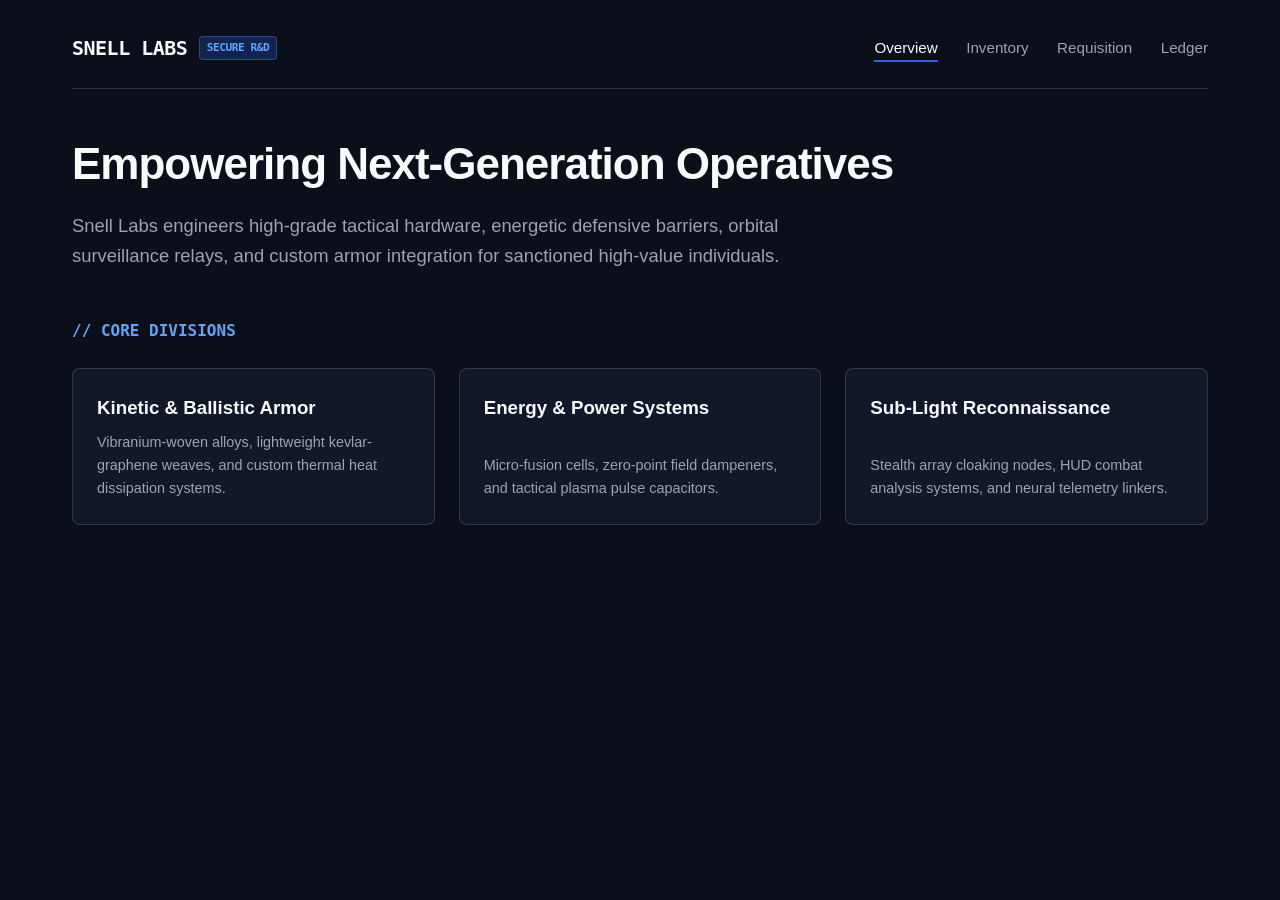
<file: index.html>
<!DOCTYPE html>
<html lang="en">
<head>
  <meta charset="UTF-8">
  <meta name="viewport" content="width=device-width, initial-scale=1.0">
  <title>SNELL LABS // Advanced Defense R&D</title>
  <link rel="stylesheet" href="/css/style.css">
</head>
<body>

  <header>
    <a href="/" class="brand">
      SNELL LABS <span class="brand-badge">SECURE R&D</span>
    </a>
    <nav>
      <a href="/" class="active">Overview</a>
      <a href="/inventory/">Inventory</a>
      <a href="/order/">Requisition</a>
      <a href="/orders/">Ledger</a>
    </nav>
  </header>

  <main>
    <section style="margin-bottom: 3rem;">
      <h1 style="font-size: 2.75rem; letter-spacing: -1px; margin-bottom: 0.75rem;">
        Empowering Next-Generation Operatives
      </h1>
      <p style="color: var(--text-muted); font-size: 1.15rem; max-width: 750px;">
        Snell Labs engineers high-grade tactical hardware, energetic defensive barriers, orbital surveillance relays, and custom armor integration for sanctioned high-value individuals.
      </p>
    </section>

    <h2 style="font-family: var(--font-mono); font-size: 1rem; color: #60a5fa; margin-bottom: 1rem;">
      // CORE DIVISIONS
    </h2>
    <div class="card-grid">
      <div class="card">
        <h3>Kinetic & Ballistic Armor</h3>
        <p style="color: var(--text-muted); font-size: 0.9rem; margin-top: 0.5rem;">
          Vibranium-woven alloys, lightweight kevlar-graphene weaves, and custom thermal heat dissipation systems.
        </p>
      </div>
      <div class="card">
        <h3>Energy & Power Systems</h3>
        <p style="color: var(--text-muted); font-size: 0.9rem; margin-top: 0.5rem;">
          Micro-fusion cells, zero-point field dampeners, and tactical plasma pulse capacitors.
        </p>
      </div>
      <div class="card">
        <h3>Sub-Light Reconnaissance</h3>
        <p style="color: var(--text-muted); font-size: 0.9rem; margin-top: 0.5rem;">
          Stealth array cloaking nodes, HUD combat analysis systems, and neural telemetry linkers.
        </p>
      </div>
    </div>
  </main>

</body>
</html>
</file>
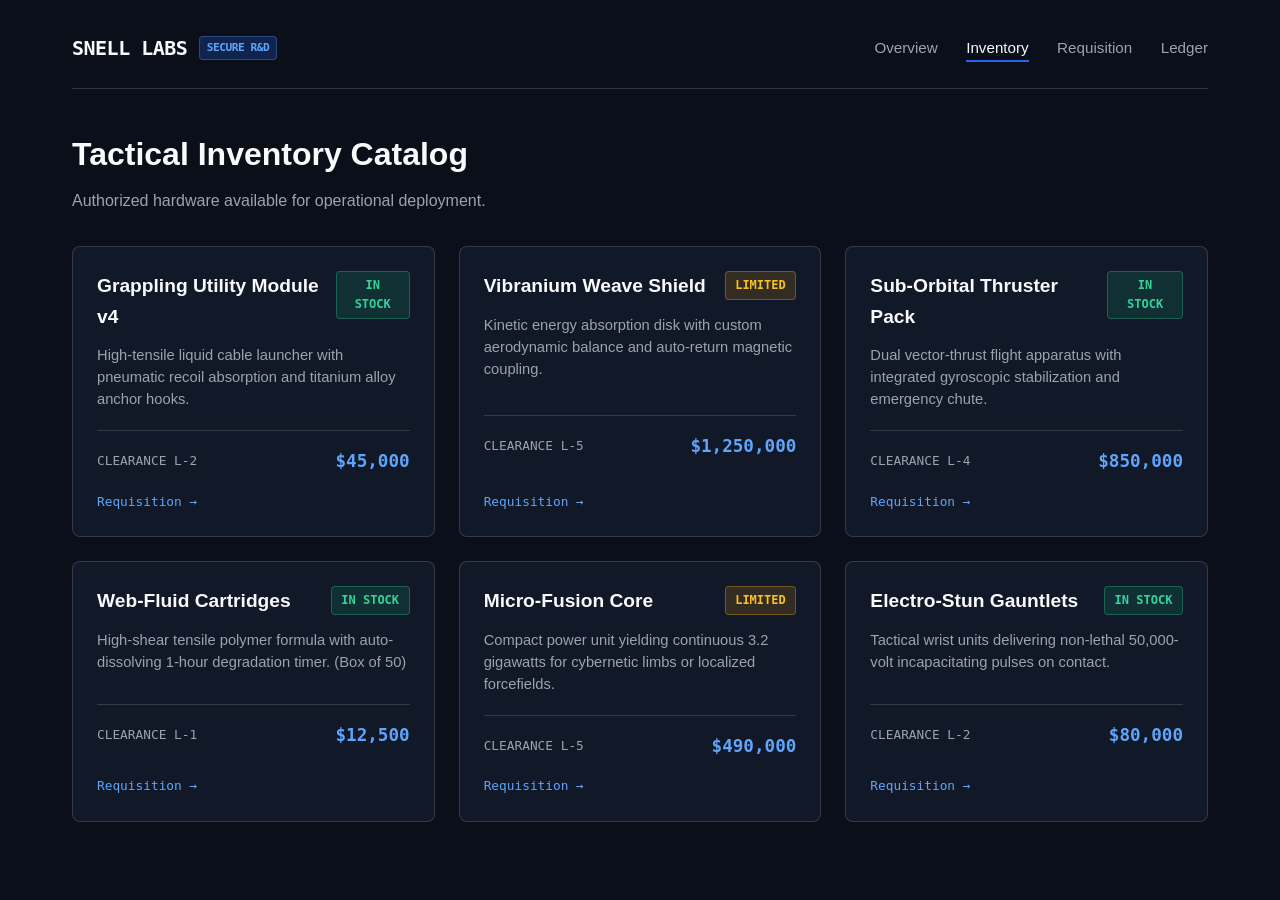
<file: inventory/index.html>
<!DOCTYPE html>
<html lang="en">
<head>
  <meta charset="UTF-8">
  <meta name="viewport" content="width=device-width, initial-scale=1.0">
  <title>Inventory // SNELL LABS</title>
  <link rel="stylesheet" href="/css/style.css">
</head>
<body>

  <header>
    <a href="/" class="brand">SNELL LABS <span class="brand-badge">SECURE R&D</span></a>
    <nav>
      <a href="/">Overview</a>
      <a href="/inventory/" class="active">Inventory</a>
      <a href="/order/">Requisition</a>
      <a href="/orders/">Ledger</a>
    </nav>
  </header>

  <main>
    <h1 style="font-size: 2rem; margin-bottom: 0.5rem;">Tactical Inventory Catalog</h1>
    <p style="color: var(--text-muted); margin-bottom: 2rem;">Authorized hardware available for operational deployment.</p>

    <div class="card-grid" id="inventory-grid"></div>
  </main>

  <script src="/js/data.js"></script>
  <script>
    document.getElementById('inventory-grid').innerHTML = SL_PRODUCTS.map(p => `
      <div class="card">
        <div>
          <div class="card-head">
            <h3>${slEscape(p.name)}</h3>
            <span class="badge ${p.stock === 'Limited' ? 'badge-pending' : 'badge-fulfilled'}">${p.stock}</span>
          </div>
          <p class="card-desc">${slEscape(p.description)}</p>
        </div>
        <div class="card-foot">
          <span class="card-clearance">CLEARANCE L-${p.clearance}</span>
          <span class="card-price">${slFormatCurrency(p.price)}</span>
        </div>
        <a class="card-cta" href="/order/?item=${p.id}">Requisition &rarr;</a>
      </div>`).join('');
  </script>

</body>
</html>
</file>
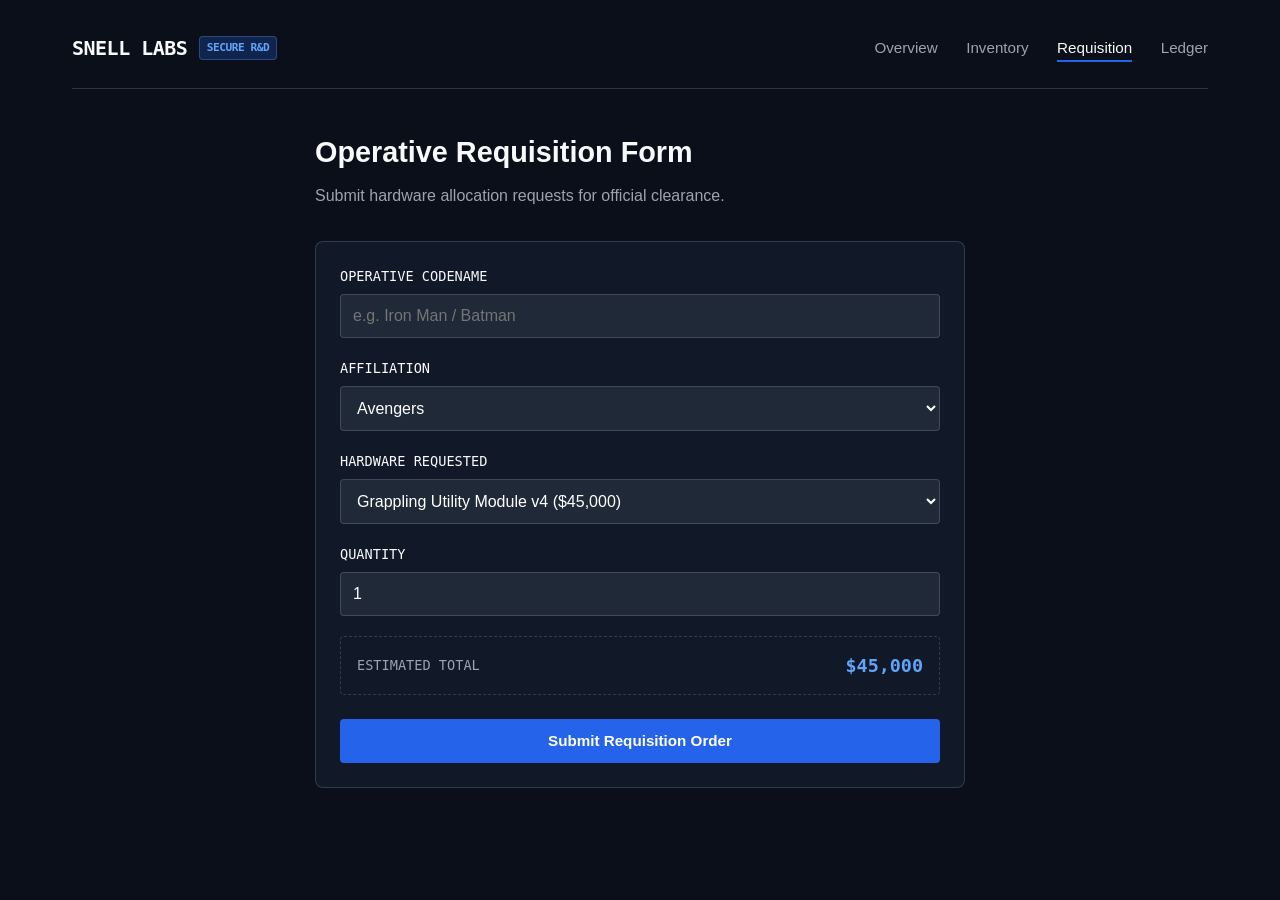
<file: order/index.html>
<!DOCTYPE html>
<html lang="en">
<head>
  <meta charset="UTF-8">
  <meta name="viewport" content="width=device-width, initial-scale=1.0">
  <title>New Requisition // SNELL LABS</title>
  <link rel="stylesheet" href="/css/style.css">
</head>
<body>

  <header>
    <a href="/" class="brand">SNELL LABS <span class="brand-badge">SECURE R&D</span></a>
    <nav>
      <a href="/">Overview</a>
      <a href="/inventory/">Inventory</a>
      <a href="/order/" class="active">Requisition</a>
      <a href="/orders/">Ledger</a>
    </nav>
  </header>

  <main class="narrow">
    <h1 style="font-size: 1.8rem; margin-bottom: 0.5rem;">Operative Requisition Form</h1>
    <p style="color: var(--text-muted); margin-bottom: 2rem;">Submit hardware allocation requests for official clearance.</p>

    <form class="card form-card" id="req-form">
      <div class="field">
        <label for="f-name">OPERATIVE CODENAME</label>
        <input id="f-name" type="text" placeholder="e.g. Iron Man / Batman" required maxlength="60">
      </div>

      <div class="field">
        <label for="f-affiliation">AFFILIATION</label>
        <select id="f-affiliation"></select>
      </div>

      <div class="field">
        <label for="f-product">HARDWARE REQUESTED</label>
        <select id="f-product"></select>
      </div>

      <div class="field">
        <label for="f-qty">QUANTITY</label>
        <input id="f-qty" type="number" min="1" max="999" value="1" required>
      </div>

      <div class="form-total">
        <span>ESTIMATED TOTAL</span>
        <strong id="f-total">$0</strong>
      </div>

      <button type="submit" class="btn-primary">Submit Requisition Order</button>
    </form>

    <div class="card form-confirm" id="req-confirm" hidden>
      <span class="badge badge-submitted">Submitted</span>
      <h2 id="confirm-title"></h2>
      <p id="confirm-body"></p>
      <div class="confirm-actions">
        <a class="btn-primary" href="/orders/">View in Ledger</a>
        <a class="btn-secondary" href="/order/">New Requisition</a>
      </div>
    </div>
  </main>

  <script src="/js/data.js"></script>
  <script>
    const form = document.getElementById('req-form');
    const productSel = document.getElementById('f-product');
    const affSel = document.getElementById('f-affiliation');
    const qtyInput = document.getElementById('f-qty');

    affSel.innerHTML = SL_AFFILIATIONS.map(a => `<option value="${a}">${a}</option>`).join('');
    productSel.innerHTML = SL_PRODUCTS.map(p =>
      `<option value="${p.id}">${slEscape(p.name)} (${slFormatCurrency(p.price)})</option>`).join('');

    const preselect = new URLSearchParams(location.search).get('item');
    if (slProduct(preselect)) productSel.value = preselect;

    function updateTotal() {
      const qty = Math.max(1, parseInt(qtyInput.value, 10) || 1);
      document.getElementById('f-total').textContent = slFormatCurrency(slProduct(productSel.value).price * qty);
    }
    productSel.addEventListener('change', updateTotal);
    qtyInput.addEventListener('input', updateTotal);
    updateTotal();

    form.addEventListener('submit', e => {
      e.preventDefault();
      const order = {
        id: slNextOrderId(),
        name: document.getElementById('f-name').value.trim(),
        affiliation: affSel.value,
        productId: productSel.value,
        qty: Math.max(1, parseInt(qtyInput.value, 10) || 1),
        status: 'Submitted'
      };
      const list = slLoadSubmitted();
      list.push(order);
      const saved = slSaveSubmitted(list);

      const product = slProduct(order.productId);
      document.getElementById('confirm-title').textContent = `Requisition #SL-${order.id} received`;
      document.getElementById('confirm-body').textContent =
        `${order.qty} × ${product.name} for ${order.name} (${order.affiliation}), ${slFormatCurrency(product.price * order.qty)}.` +
        (saved ? '' : ' Note: your browser blocked local storage, so this order will not appear in the ledger.');
      form.hidden = true;
      document.getElementById('req-confirm').hidden = false;
    });
  </script>

</body>
</html>
</file>
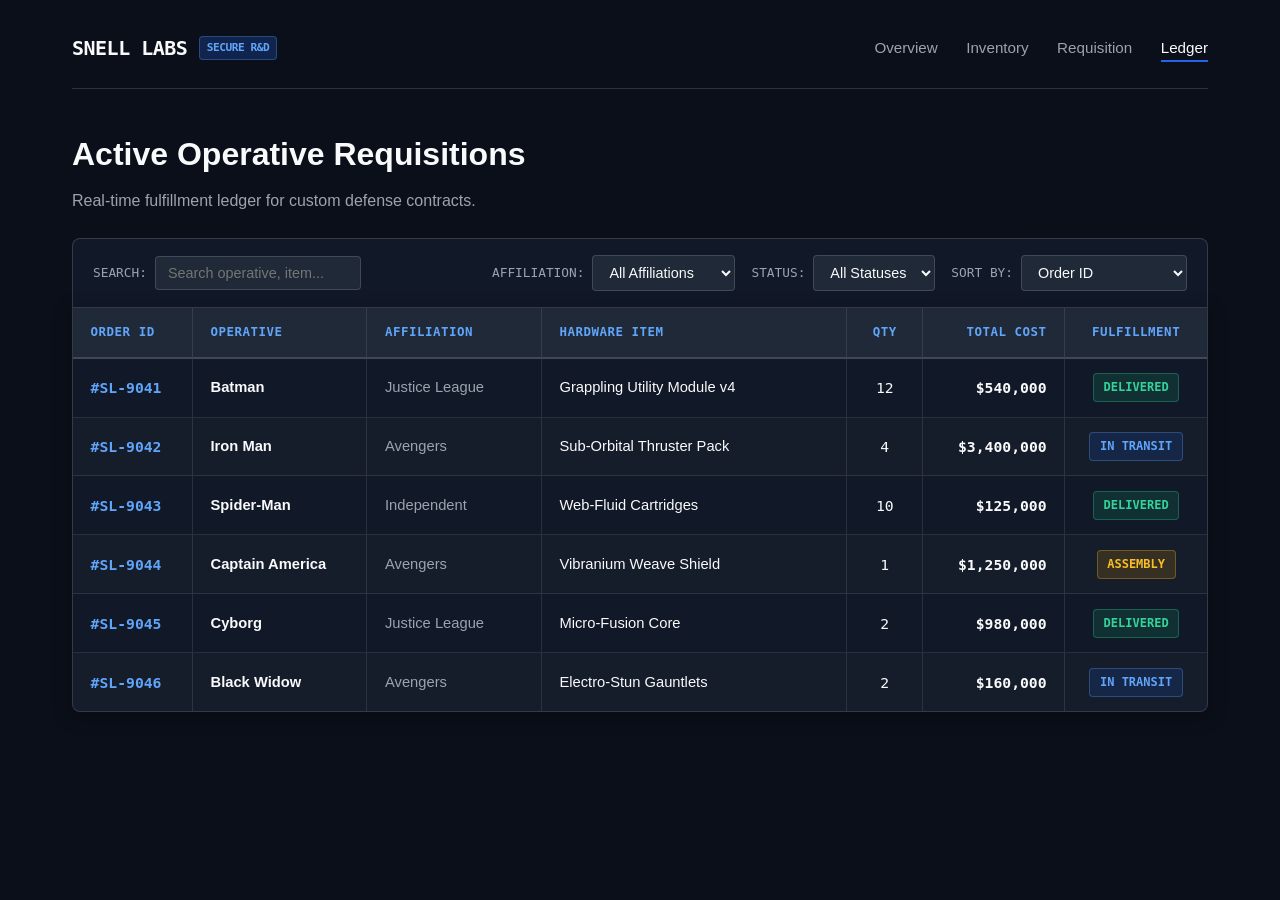
<file: orders/index.html>
<!DOCTYPE html>
<html lang="en">
<head>
  <meta charset="UTF-8">
  <meta name="viewport" content="width=device-width, initial-scale=1.0">
  <title>Customer Orders // SNELL LABS</title>
  <link rel="stylesheet" href="/css/style.css">
</head>
<body>

  <header>
    <a href="/" class="brand">SNELL LABS <span class="brand-badge">SECURE R&D</span></a>
    <nav>
      <a href="/">Overview</a>
      <a href="/inventory/">Inventory</a>
      <a href="/order/">Requisition</a>
      <a href="/orders/" class="active">Ledger</a>
    </nav>
  </header>

  <main>
    <h1 style="font-size: 2rem; margin-bottom: 0.5rem;">Active Operative Requisitions</h1>
    <p style="color: var(--text-muted); margin-bottom: 1.5rem;">Real-time fulfillment ledger for custom defense contracts.</p>

    <!-- Controls Bar -->
    <div class="controls-bar">
      <div class="control-group">
        <label for="search-input">Search:</label>
        <input type="text" id="search-input" placeholder="Search operative, item..." oninput="filterAndSortTable()">
      </div>

      <div class="control-filters">
        <div class="control-group">
          <label for="filter-affiliation">Affiliation:</label>
          <select id="filter-affiliation" onchange="filterAndSortTable()"></select>
        </div>

        <div class="control-group">
          <label for="filter-status">Status:</label>
          <select id="filter-status" onchange="filterAndSortTable()"></select>
        </div>

        <div class="control-group">
          <label for="sort-by">Sort By:</label>
          <select id="sort-by" onchange="filterAndSortTable()">
            <option value="id-asc">Order ID</option>
            <option value="name-asc">Operative Name</option>
            <option value="cost-desc">Cost (High to Low)</option>
            <option value="cost-asc">Cost (Low to High)</option>
            <option value="qty-desc">Quantity</option>
          </select>
        </div>
      </div>
    </div>

    <!-- Structured Data Table Container -->
    <div class="table-container">
      <table id="orders-table">
        <colgroup>
          <col class="col-id">
          <col class="col-name">
          <col class="col-affiliation">
          <col class="col-gadget">
          <col class="col-qty">
          <col class="col-cost">
          <col class="col-status">
        </colgroup>
        <thead>
          <tr>
            <th class="text-left">Order ID</th>
            <th class="text-left">Operative</th>
            <th class="text-left">Affiliation</th>
            <th class="text-left">Hardware Item</th>
            <th class="text-center">Qty</th>
            <th class="text-right">Total Cost</th>
            <th class="text-center">Fulfillment</th>
          </tr>
        </thead>
        <tbody id="table-body">
          <!-- Dynamically populated rows -->
        </tbody>
      </table>
    </div>

  <p class="ledger-note" id="ledger-note" hidden>
    Requisitions you submit are saved in this browser only.
    <button type="button" id="clear-submitted">Clear my requisitions</button>
  </p>
  </main>

  <script src="/js/data.js"></script>
  <script>
    document.getElementById('filter-affiliation').innerHTML =
      '<option value="ALL">All Affiliations</option>' +
      SL_AFFILIATIONS.map(a => `<option value="${a}">${a}</option>`).join('');
    document.getElementById('filter-status').innerHTML =
      '<option value="ALL">All Statuses</option>' +
      Object.keys(SL_STATUSES).map(s => `<option value="${s}">${s}</option>`).join('');

    function filterAndSortTable() {
      const search = document.getElementById('search-input').value.toLowerCase();
      const affiliation = document.getElementById('filter-affiliation').value;
      const status = document.getElementById('filter-status').value;
      const sortBy = document.getElementById('sort-by').value;

      const filtered = slAllOrders().filter(item => {
        const matchesSearch = item.name.toLowerCase().includes(search) ||
                              item.product.toLowerCase().includes(search) ||
                              ('#sl-' + item.id).includes(search);
        const matchesAffiliation = affiliation === 'ALL' || item.affiliation === affiliation;
        const matchesStatus = status === 'ALL' || item.status === status;
        return matchesSearch && matchesAffiliation && matchesStatus;
      });

      filtered.sort((a, b) => {
        if (sortBy === 'id-asc') return a.id - b.id;
        if (sortBy === 'name-asc') return a.name.localeCompare(b.name);
        if (sortBy === 'cost-desc') return b.cost - a.cost;
        if (sortBy === 'cost-asc') return a.cost - b.cost;
        if (sortBy === 'qty-desc') return b.qty - a.qty;
        return 0;
      });

      const tbody = document.getElementById('table-body');
      if (filtered.length === 0) {
        tbody.innerHTML = `<tr><td colspan="7" class="text-center" style="color: var(--text-muted); padding: 2rem;">No matching requisitions found.</td></tr>`;
        return;
      }

      tbody.innerHTML = filtered.map(item => `
        <tr>
          <td class="text-left" style="font-family:var(--font-mono); font-weight:600; color:#60a5fa;">#SL-${item.id}</td>
          <td class="text-left"><strong>${slEscape(item.name)}</strong></td>
          <td class="text-left" style="color:var(--text-muted);">${slEscape(item.affiliation)}</td>
          <td class="text-left">${slEscape(item.product)}</td>
          <td class="text-center" style="font-family:var(--font-mono);">${item.qty}</td>
          <td class="text-right" style="font-family:var(--font-mono); font-weight:600;">${slFormatCurrency(item.cost)}</td>
          <td class="text-center"><span class="badge ${SL_STATUSES[item.status] || ''}">${item.status}</span></td>
        </tr>`).join('');
    }

    const note = document.getElementById('ledger-note');
    note.hidden = slLoadSubmitted().length === 0;
    document.getElementById('clear-submitted').addEventListener('click', () => {
      slSaveSubmitted([]);
      note.hidden = true;
      filterAndSortTable();
    });

    filterAndSortTable();
  </script>

</body>
</html>
</file>
<file: css/style.css>
:root {
  --bg-color: #0b0f19;
  --card-bg: #111827;
  --table-header-bg: #1f2937;
  --accent-color: #2563eb;
  --accent-glow: rgba(37, 99, 235, 0.25);
  --text-main: #f9fafb;
  --text-muted: #9ca3af;
  --border-color: rgba(255, 255, 255, 0.15);
  --grid-line-color: rgba(255, 255, 255, 0.1);
  --font-mono: 'JetBrains Mono', monospace, sans-serif;
  --font-sans: -apple-system, BlinkMacSystemFont, "Segoe UI", Roboto, sans-serif;
}

* { box-sizing: border-box; margin: 0; padding: 0; }

body {
  background-color: var(--bg-color);
  color: var(--text-main);
  font-family: var(--font-sans);
  line-height: 1.6;
  padding: 2rem;
  max-width: 1200px;
  margin: 0 auto;
}

header {
  display: flex;
  justify-content: space-between;
  align-items: center;
  padding-bottom: 1.5rem;
  border-bottom: 1px solid var(--border-color);
  margin-bottom: 2.5rem;
}

.brand {
  display: flex;
  align-items: center;
  gap: 0.75rem;
  text-decoration: none;
  color: var(--text-main);
  font-family: var(--font-mono);
  font-weight: 700;
  font-size: 1.25rem;
  letter-spacing: -0.5px;
}

.brand-badge {
  background: var(--accent-glow);
  color: #60a5fa;
  border: 1px solid rgba(96, 165, 250, 0.3);
  font-size: 0.7rem;
  padding: 0.15rem 0.4rem;
  border-radius: 4px;
}

nav a {
  color: var(--text-muted);
  text-decoration: none;
  margin-left: 1.5rem;
  font-size: 0.95rem;
  transition: color 0.2s ease;
}

nav a:hover, nav a.active {
  color: var(--text-main);
  border-bottom: 2px solid var(--accent-color);
  padding-bottom: 0.25rem;
}

.card-grid {
  display: grid;
  grid-template-columns: repeat(auto-fill, minmax(320px, 1fr));
  gap: 1.5rem;
  margin-top: 1.5rem;
}

.card {
  background: var(--card-bg);
  border: 1px solid var(--border-color);
  border-radius: 8px;
  padding: 1.5rem;
  display: flex;
  flex-direction: column;
  justify-content: space-between;
  transition: transform 0.2s ease, border-color 0.2s ease;
}

.card:hover {
  border-color: rgba(96, 165, 250, 0.4);
  transform: translateY(-2px);
}

.badge {
  display: inline-block;
  padding: 0.25rem 0.6rem;
  border-radius: 4px;
  font-size: 0.75rem;
  font-family: var(--font-mono);
  text-transform: uppercase;
  font-weight: 600;
  text-align: center;
}

.badge-fulfilled { background: rgba(16, 185, 129, 0.15); color: #34d399; border: 1px solid rgba(52, 211, 153, 0.3); }
.badge-pending { background: rgba(245, 158, 11, 0.15); color: #fbbf24; border: 1px solid rgba(251, 191, 36, 0.3); }
.badge-transit { background: rgba(37, 99, 235, 0.15); color: #60a5fa; border: 1px solid rgba(96, 165, 250, 0.3); }

/* Filter & Sort Controls */
.controls-bar {
  display: flex;
  flex-wrap: wrap;
  gap: 1rem;
  align-items: center;
  justify-content: space-between;
  background: var(--card-bg);
  border: 1px solid var(--border-color);
  padding: 1rem 1.25rem;
  border-radius: 8px 8px 0 0;
  border-bottom: none;
}

.control-group {
  display: flex;
  align-items: center;
  gap: 0.5rem;
}

.control-group label {
  font-family: var(--font-mono);
  font-size: 0.8rem;
  color: var(--text-muted);
  text-transform: uppercase;
}

.control-group select, .control-group input {
  background: #1f2937;
  color: var(--text-main);
  border: 1px solid var(--border-color);
  padding: 0.5rem 0.75rem;
  border-radius: 4px;
  font-size: 0.9rem;
  outline: none;
}

.control-group select:focus, .control-group input:focus {
  border-color: var(--accent-color);
}

/* Strictly Structured & Column-Bounded Data Table */
.table-container {
  overflow-x: auto;
  border-radius: 0 0 8px 8px;
  border: 1px solid var(--border-color);
  background: var(--card-bg);
  box-shadow: 0 4px 20px rgba(0, 0, 0, 0.3);
}

table {
  width: 100%;
  border-collapse: separate;
  border-spacing: 0;
  table-layout: fixed; /* Ensures explicit column widths */
}

/* Explicit Column Width Allocation */
col.col-id { width: 110px; }
col.col-name { width: 160px; }
col.col-affiliation { width: 160px; }
col.col-gadget { width: 280px; }
col.col-qty { width: 70px; }
col.col-cost { width: 130px; }
col.col-status { width: 130px; }

th, td {
  padding: 0.9rem 1.1rem;
  border-bottom: 1px solid var(--grid-line-color);
  border-right: 1px solid var(--grid-line-color);
  font-size: 0.92rem;
  white-space: nowrap;
  overflow: hidden;
  text-overflow: ellipsis;
}

th:last-child, td:last-child {
  border-right: none;
}

th {
  background: var(--table-header-bg);
  font-family: var(--font-mono);
  color: #60a5fa;
  font-weight: 700;
  text-transform: uppercase;
  font-size: 0.78rem;
  letter-spacing: 0.5px;
  border-bottom: 2px solid var(--border-color);
}

/* Alignment per Data Type */
.text-left { text-align: left; }
.text-center { text-align: center; }
.text-right { text-align: right; }

tr:nth-child(even) td {
  background: rgba(255, 255, 255, 0.015);
}

tr:last-child td {
  border-bottom: none;
}

tr:hover td {
  background: rgba(37, 99, 235, 0.08);
}

/* Inventory cards */
.card-head { display: flex; justify-content: space-between; align-items: flex-start; gap: 0.75rem; margin-bottom: 0.75rem; }
.card-head h3 { font-size: 1.2rem; }
.card-desc { color: var(--text-muted); font-size: 0.92rem; line-height: 1.5; margin-bottom: 1.25rem; }
.card-foot { border-top: 1px solid var(--border-color); padding-top: 1rem; display: flex; justify-content: space-between; align-items: center; }
.card-clearance { font-family: var(--font-mono); font-size: 0.8rem; color: var(--text-muted); }
.card-price { font-family: var(--font-mono); font-weight: 700; color: #60a5fa; font-size: 1.1rem; }
.card-cta { margin-top: 1rem; font-family: var(--font-mono); font-size: 0.8rem; color: #60a5fa; text-decoration: none; align-self: flex-start; }
.card-cta:hover { color: var(--text-main); }

.badge-submitted { background: rgba(167, 139, 250, 0.15); color: #c4b5fd; border: 1px solid rgba(196, 181, 253, 0.3); }

/* Requisition form */
main.narrow { max-width: 650px; margin: 0 auto; }
.form-card { display: block; }
.form-card:hover, .form-confirm:hover { transform: none; }
.field { margin-bottom: 1.25rem; }
.field label { display: block; font-size: 0.85rem; font-family: var(--font-mono); margin-bottom: 0.4rem; }
.field input, .field select {
  width: 100%; padding: 0.75rem; background: #1f2937; border: 1px solid var(--border-color);
  border-radius: 4px; color: #fff; font-size: 1rem;
}
.field input:focus, .field select:focus { outline: none; border-color: var(--accent-color); }
.form-total {
  display: flex; justify-content: space-between; align-items: center; margin-bottom: 1.5rem;
  padding: 0.85rem 1rem; border: 1px dashed var(--border-color); border-radius: 4px;
  font-family: var(--font-mono); font-size: 0.85rem; color: var(--text-muted);
}
.form-total strong { color: #60a5fa; font-size: 1.15rem; }
.btn-primary, .btn-secondary {
  display: inline-block; text-align: center; padding: 0.85rem 1.25rem; border-radius: 4px;
  font-weight: 600; font-size: 0.95rem; cursor: pointer; text-decoration: none; border: none;
}
.btn-primary { background: var(--accent-color); color: #fff; }
.btn-secondary { background: transparent; color: var(--text-main); border: 1px solid var(--border-color); }
form .btn-primary { width: 100%; }
.form-confirm { display: block; }
.form-confirm[hidden], .form-card[hidden] { display: none; }
.form-confirm h2 { margin: 1rem 0 0.5rem; font-size: 1.4rem; }
.form-confirm p { color: var(--text-muted); margin-bottom: 1.5rem; }
.confirm-actions { display: flex; gap: 0.75rem; flex-wrap: wrap; }

/* Ledger extras */
.control-filters { display: flex; gap: 1rem; flex-wrap: wrap; }
.ledger-note { margin-top: 1rem; font-size: 0.85rem; color: var(--text-muted); }
.ledger-note[hidden] { display: none; }
.ledger-note button {
  margin-left: 0.5rem; background: none; border: 1px solid var(--border-color); color: var(--text-muted);
  padding: 0.25rem 0.6rem; border-radius: 4px; cursor: pointer; font-size: 0.8rem;
}
.ledger-note button:hover { color: var(--text-main); border-color: var(--accent-color); }
table#orders-table { min-width: 1040px; }

/* Responsive */
@media (max-width: 720px) {
  body { padding: 1.25rem 1rem; }
  header { flex-direction: column; align-items: flex-start; gap: 1rem; }
  nav { display: flex; flex-wrap: wrap; gap: 0.5rem 1.25rem; }
  nav a { margin-left: 0; }
  main h1 { font-size: 1.8rem !important; }
  .card-grid { grid-template-columns: 1fr; }
  .controls-bar, .control-filters { flex-direction: column; align-items: stretch; }
  .control-group { flex-direction: column; align-items: stretch; gap: 0.3rem; }
  .control-group select, .control-group input { width: 100%; }
}
</file>
